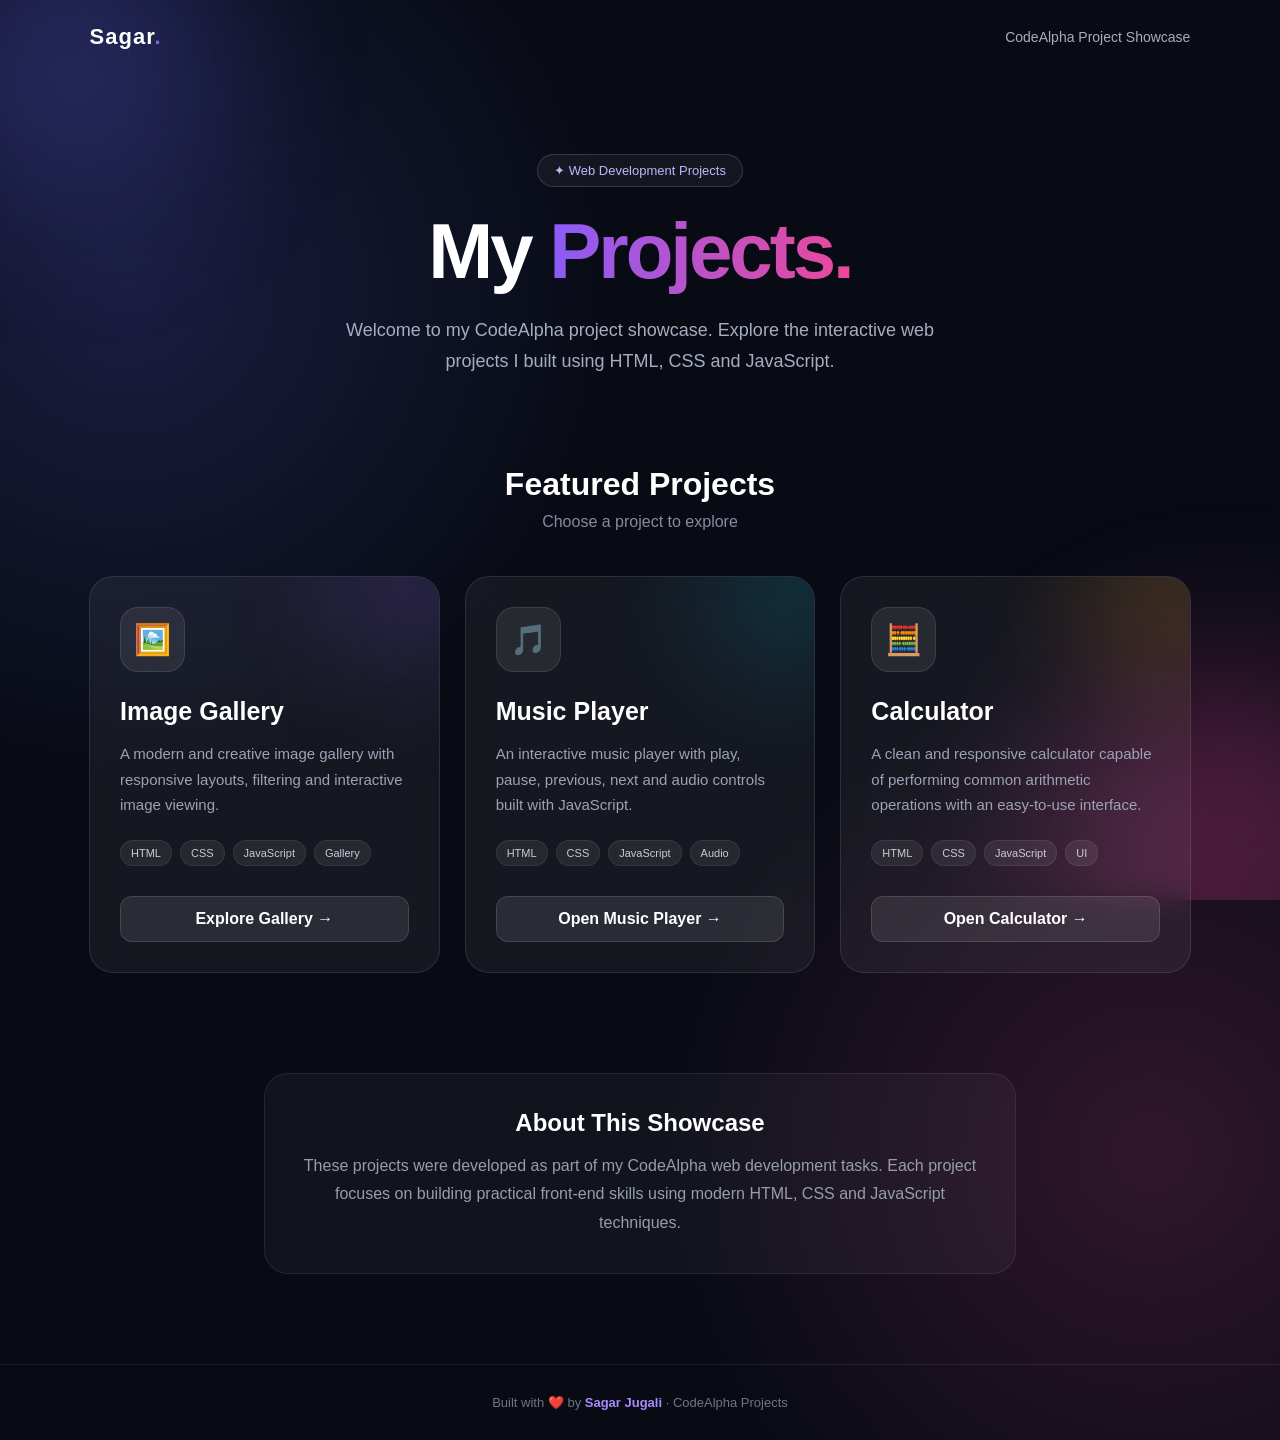
<file: index.html>
<!DOCTYPE html>
<html lang="en">
<head>
    <meta charset="UTF-8">
    <meta name="viewport" content="width=device-width, initial-scale=1.0">

    <title>CodeAlpha Projects | Sagar Jugali</title>

    <meta name="description" content="A showcase of my CodeAlpha web development projects including Image Gallery, Music Player and Calculator.">

    <style>
        * {
            margin: 0;
            padding: 0;
            box-sizing: border-box;
        }

        html {
            scroll-behavior: smooth;
        }

        body {
            font-family: Arial, Helvetica, sans-serif;
            min-height: 100vh;
            color: #ffffff;
            background:
                radial-gradient(circle at 10% 20%, rgba(99, 102, 241, 0.20), transparent 30%),
                radial-gradient(circle at 90% 80%, rgba(236, 72, 153, 0.18), transparent 30%),
                #080b14;
            overflow-x: hidden;
        }

        /* Background decoration */

        .background {
            position: fixed;
            inset: 0;
            overflow: hidden;
            pointer-events: none;
            z-index: -1;
        }

        .blob {
            position: absolute;
            border-radius: 50%;
            filter: blur(80px);
            opacity: 0.25;
        }

        .blob-one {
            width: 300px;
            height: 300px;
            background: #6366f1;
            top: -100px;
            left: -80px;
        }

        .blob-two {
            width: 350px;
            height: 350px;
            background: #ec4899;
            right: -120px;
            bottom: -100px;
        }

        /* Navigation */

        nav {
            width: 100%;
            padding: 24px 7%;
            display: flex;
            justify-content: space-between;
            align-items: center;
            position: relative;
        }

        .logo {
            font-size: 22px;
            font-weight: 800;
            letter-spacing: 1px;
        }

        .logo span {
            color: #8b5cf6;
        }

        .nav-label {
            color: #a7adc0;
            font-size: 14px;
        }

        /* Hero */

        .hero {
            max-width: 1000px;
            margin: 0 auto;
            padding: 80px 24px 60px;
            text-align: center;
        }

        .badge {
            display: inline-block;
            padding: 8px 16px;
            border: 1px solid rgba(255,255,255,0.15);
            border-radius: 50px;
            background: rgba(255,255,255,0.05);
            color: #c4b5fd;
            font-size: 13px;
            margin-bottom: 25px;
            backdrop-filter: blur(10px);
        }

        .hero h1 {
            font-size: clamp(42px, 8vw, 78px);
            line-height: 1;
            letter-spacing: -3px;
            margin-bottom: 25px;
        }

        .hero h1 span {
            background: linear-gradient(90deg, #8b5cf6, #ec4899);
            -webkit-background-clip: text;
            -webkit-text-fill-color: transparent;
        }

        .hero p {
            max-width: 650px;
            margin: auto;
            color: #a7adc0;
            font-size: 18px;
            line-height: 1.7;
        }

        /* Projects */

        .projects {
            max-width: 1150px;
            margin: 0 auto;
            padding: 30px 24px 100px;
        }

        .section-heading {
            text-align: center;
            margin-bottom: 45px;
        }

        .section-heading h2 {
            font-size: 32px;
            margin-bottom: 10px;
        }

        .section-heading p {
            color: #858ca1;
        }

        .project-grid {
            display: grid;
            grid-template-columns: repeat(3, 1fr);
            gap: 25px;
        }

        .card {
            position: relative;
            min-height: 390px;
            padding: 30px;
            border: 1px solid rgba(255,255,255,0.10);
            border-radius: 24px;
            background: rgba(255,255,255,0.055);
            backdrop-filter: blur(15px);
            -webkit-backdrop-filter: blur(15px);
            display: flex;
            flex-direction: column;
            overflow: hidden;
            transition: transform 0.35s ease,
                        border-color 0.35s ease,
                        box-shadow 0.35s ease;
        }

        .card::before {
            content: "";
            position: absolute;
            width: 180px;
            height: 180px;
            border-radius: 50%;
            filter: blur(60px);
            opacity: 0.18;
            top: -80px;
            right: -70px;
        }

        .gallery::before {
            background: #8b5cf6;
        }

        .music::before {
            background: #06b6d4;
        }

        .calculator::before {
            background: #f59e0b;
        }

        .card:hover {
            transform: translateY(-10px);
            border-color: rgba(255,255,255,0.25);
            box-shadow: 0 25px 60px rgba(0,0,0,0.35);
        }

        .icon {
            width: 65px;
            height: 65px;
            display: flex;
            justify-content: center;
            align-items: center;
            border-radius: 18px;
            font-size: 30px;
            margin-bottom: 25px;
            background: rgba(255,255,255,0.08);
            border: 1px solid rgba(255,255,255,0.10);
        }

        .card h3 {
            font-size: 25px;
            margin-bottom: 15px;
        }

        .card p {
            color: #9ca3b5;
            line-height: 1.7;
            font-size: 15px;
        }

        .tags {
            display: flex;
            flex-wrap: wrap;
            gap: 8px;
            margin-top: 22px;
        }

        .tag {
            font-size: 11px;
            color: #c7cbd8;
            padding: 6px 10px;
            border-radius: 20px;
            background: rgba(255,255,255,0.07);
            border: 1px solid rgba(255,255,255,0.08);
        }

        .open-btn {
            margin-top: auto;
            padding-top: 30px;
        }

        .open-btn a {
            display: block;
            width: 100%;
            padding: 13px 18px;
            border-radius: 12px;
            text-align: center;
            text-decoration: none;
            color: #ffffff;
            font-weight: 600;
            background: rgba(255,255,255,0.09);
            border: 1px solid rgba(255,255,255,0.12);
            transition: 0.3s ease;
        }

        .open-btn a:hover {
            background: #ffffff;
            color: #080b14;
            transform: translateY(-2px);
        }

        /* About section */

        .about {
            max-width: 800px;
            margin: 0 auto;
            padding: 0 24px 90px;
            text-align: center;
        }

        .about-box {
            padding: 35px;
            border-radius: 24px;
            background: rgba(255,255,255,0.04);
            border: 1px solid rgba(255,255,255,0.08);
        }

        .about h2 {
            margin-bottom: 15px;
        }

        .about p {
            color: #969daf;
            line-height: 1.8;
        }

        /* Footer */

        footer {
            text-align: center;
            padding: 30px 20px;
            border-top: 1px solid rgba(255,255,255,0.08);
            color: #6f7587;
            font-size: 13px;
        }

        footer strong {
            color: #a78bfa;
        }

        /* Responsive */

        @media (max-width: 900px) {
            .project-grid {
                grid-template-columns: repeat(2, 1fr);
            }
        }

        @media (max-width: 620px) {
            nav {
                padding: 20px;
            }

            .nav-label {
                display: none;
            }

            .hero {
                padding-top: 55px;
            }

            .hero h1 {
                letter-spacing: -2px;
            }

            .hero p {
                font-size: 16px;
            }

            .project-grid {
                grid-template-columns: 1fr;
            }

            .card {
                min-height: 350px;
            }

            .about-box {
                padding: 25px;
            }
        }
    </style>
</head>

<body>

    <div class="background">
        <div class="blob blob-one"></div>
        <div class="blob blob-two"></div>
    </div>

    <!-- Navigation -->

    <nav>
        <div class="logo">
            Sagar<span>.</span>
        </div>

        <div class="nav-label">
            CodeAlpha Project Showcase
        </div>
    </nav>


    <!-- Hero Section -->

    <header class="hero">

        <div class="badge">
            ✦ Web Development Projects
        </div>

        <h1>
            My <span>Projects.</span>
        </h1>

        <p>
            Welcome to my CodeAlpha project showcase.
            Explore the interactive web projects I built using
            HTML, CSS and JavaScript.
        </p>

    </header>


    <!-- Projects -->

    <section class="projects">

        <div class="section-heading">
            <h2>Featured Projects</h2>
            <p>Choose a project to explore</p>
        </div>


        <div class="project-grid">

            <!-- Image Gallery -->

            <article class="card gallery">

                <div class="icon">
                    🖼️
                </div>

                <h3>Image Gallery</h3>

                <p>
                    A modern and creative image gallery with
                    responsive layouts, filtering and interactive
                    image viewing.
                </p>

                <div class="tags">
                    <span class="tag">HTML</span>
                    <span class="tag">CSS</span>
                    <span class="tag">JavaScript</span>
                    <span class="tag">Gallery</span>
                </div>

                <div class="open-btn">
                    <a href="./image%20gallery/index.html">
                        Explore Gallery →
                    </a>
                </div>

            </article>


            <!-- Music Player -->

            <article class="card music">

                <div class="icon">
                    🎵
                </div>

                <h3>Music Player</h3>

                <p>
                    An interactive music player with play,
                    pause, previous, next and audio controls
                    built with JavaScript.
                </p>

                <div class="tags">
                    <span class="tag">HTML</span>
                    <span class="tag">CSS</span>
                    <span class="tag">JavaScript</span>
                    <span class="tag">Audio</span>
                </div>

                <div class="open-btn">
                    <a href="./Music%20Player/index.html">
                        Open Music Player →
                    </a>
                </div>

            </article>


            <!-- Calculator -->

            <article class="card calculator">

                <div class="icon">
                    🧮
                </div>

                <h3>Calculator</h3>

                <p>
                    A clean and responsive calculator capable
                    of performing common arithmetic operations
                    with an easy-to-use interface.
                </p>

                <div class="tags">
                    <span class="tag">HTML</span>
                    <span class="tag">CSS</span>
                    <span class="tag">JavaScript</span>
                    <span class="tag">UI</span>
                </div>

                <div class="open-btn">
                    <a href="./calculator/index.html">
                        Open Calculator →
                    </a>
                </div>

            </article>

        </div>

    </section>


    <!-- About -->

    <section class="about">

        <div class="about-box">

            <h2>About This Showcase</h2>

            <p>
                These projects were developed as part of my
                CodeAlpha web development tasks. Each project
                focuses on building practical front-end skills
                using modern HTML, CSS and JavaScript techniques.
            </p>

        </div>

    </section>


    <!-- Footer -->

    <footer>
        Built with ❤️ by <strong>Sagar Jugali</strong>
        · CodeAlpha Projects
    </footer>

</body>
</html>
</file>
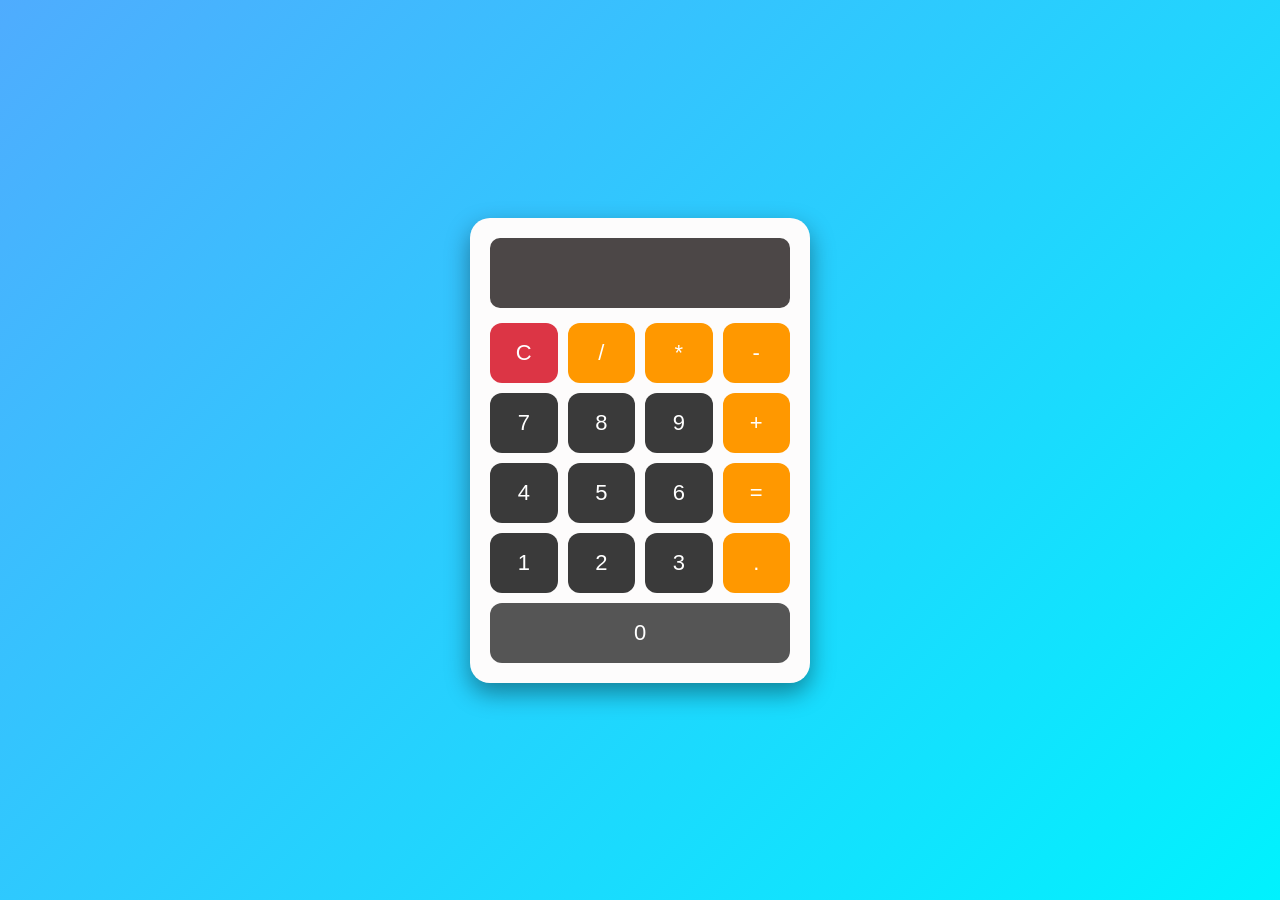
<file: calculator/index.html>
<!DOCTYPE html>
<html lang="en">
<head>
    <meta charset="UTF-8">
    <meta name="viewport" content="width=device-width, initial-scale=1.0">
    <title>Calculator</title>

    <!-- CSS File -->
    <link rel="stylesheet" href="style.css">
</head>
<body>

    <div class="calculator">

        <!-- Display Screen -->
        <input type="text" id="display" readonly>

        <!-- Buttons -->
        <div class="buttons">

            <button class="clear">C</button>
            <button>/</button>
            <button>*</button>
            <button>-</button>

            <button>7</button>
            <button>8</button>
            <button>9</button>
            <button>+</button>

            <button>4</button>
            <button>5</button>
            <button>6</button>
            <button>=</button>

            <button>1</button>
            <button>2</button>
            <button>3</button>
            <button>.</button>

            <button class="zero">0</button>

        </div>

    </div>

    <!-- JavaScript File -->
    <script src="script.js"></script>

</body>
</html>
</file>
<file: calculator/style.css>
* {
    margin: 0;
    padding: 0;
    box-sizing: border-box;
    font-family: Arial, sans-serif;
}

body {
    display: flex;
    justify-content: center;
    align-items: center;
    height: 100vh;
    background: linear-gradient(135deg, #4facfe, #00f2fe);
}

.calculator {
    width: 340px;
    background: #fdfcfc;
    padding: 20px;
    border-radius: 20px;
    box-shadow: 0 10px 25px rgba(0,0,0,0.4);
}

#display {
    width: 100%;
    height: 70px;
    border: none;
    border-radius: 10px;
    margin-bottom: 15px;
    padding: 15px;
    font-size: 30px;
    text-align: right;
    background: #4c4747;
    color: #f6f4f4;
}

.buttons {
    display: grid;
    grid-template-columns: repeat(4,1fr);
    gap: 10px;
}

button {
    height: 60px;
    border: none;
    border-radius: 12px;
    font-size: 22px;
    cursor: pointer;
    transition: all 0.2s ease;
    background: #3a3a3a;
    color: white;
}

button:hover {
    transform: scale(1.05);
    opacity: 0.9;
}

button:active {
    transform: scale(0.95);
}

/* Operators */
button:nth-child(2),
button:nth-child(3),
button:nth-child(4),
button:nth-child(8),
button:nth-child(12) {
    background: #ff9800;
}

/* Equal Button */
button:nth-child(16) {
    background: #ff9800;
}

/* Clear Button */
.clear {
    background: #dc3545;
}

/* Zero Button */
.zero {
    grid-column: span 4;
    background: #555;
}

@media (max-width: 400px) {
    .calculator {
        width: 95%;
    }

    button {
        height: 55px;
        font-size: 20px;
    }

    #display {
        font-size: 24px;
    }
}
</file>
